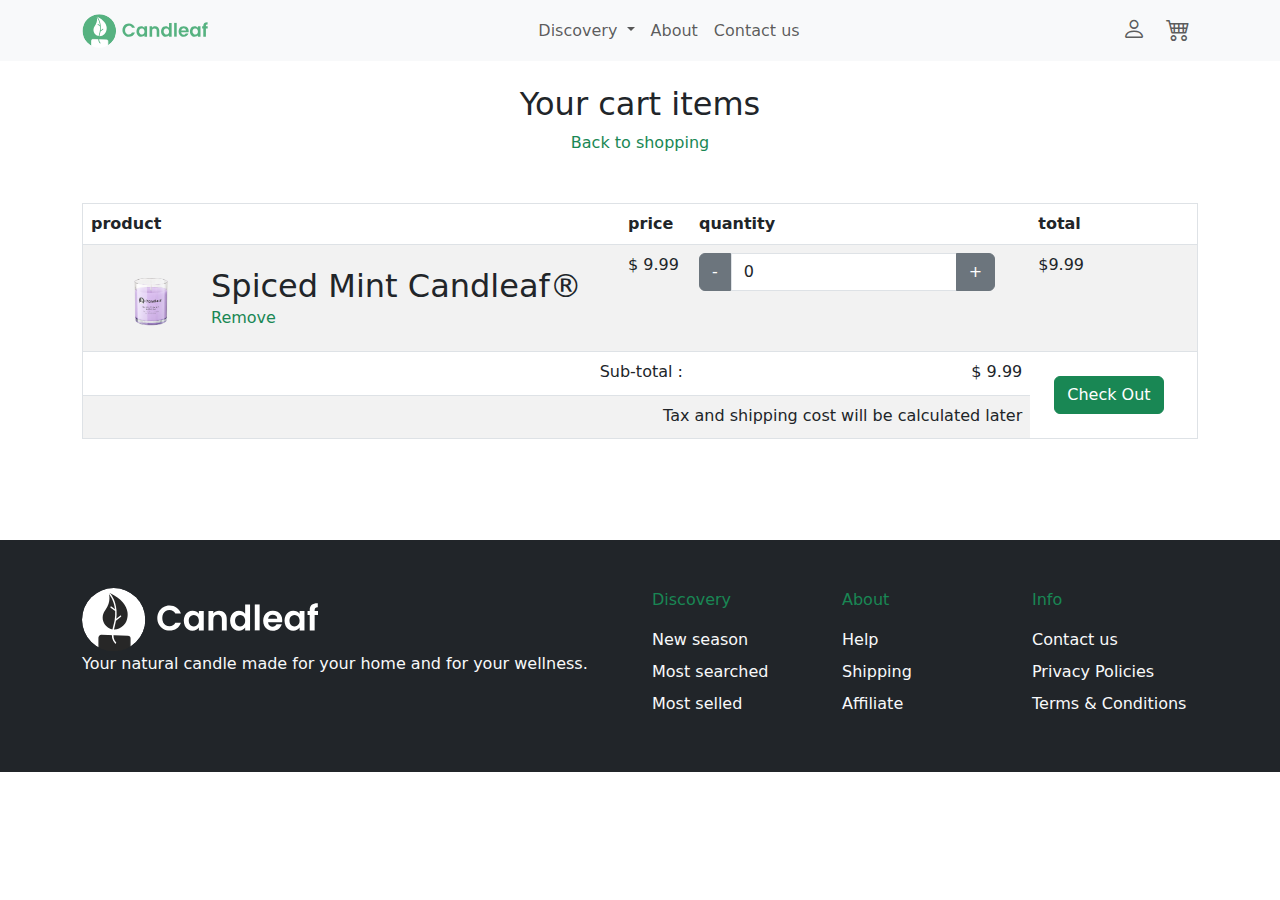
<file: cart/index.html>
<!DOCTYPE html>
<html lang="en">

<head>
    <meta charset="UTF-8">
    <meta name="viewport" content="width=device-width, initial-scale=1.0">
    <title>Natural Candal</title>
    <link rel="icon" href="../assets/img/short-logo.svg" type="image/svg">

    <!-- bootstrap -->
    <link rel="stylesheet" href="../assets/vendor/bootstrap/bootstrap.min.css">

    <!-- bootstrap icon -->
    <link rel="stylesheet" href="../assets/vendor/bootstrap-icon/bootstrap-icons.min.css">

    <!-- custom css -->
    <link rel="stylesheet" href="../assets/css/style.css">
    <link rel="stylesheet" href="../assets/css/responsive.css">
</head>

<body>
    <!-- start navbar -->
    <nav class="navbar navbar-expand-lg bg-body-tertiary fixed-top">
        <div class="container">
            <a class="navbar-brand d-lg-none" href="../index.html"><img src="../assets/img/long-logo.svg" alt=""></a>
            <button class="navbar-toggler" type="button" data-bs-toggle="collapse"
                data-bs-target="#navbarSupportedContent" aria-controls="navbarSupportedContent" aria-expanded="false"
                aria-label="Toggle navigation">
                <span class="navbar-toggler-icon"></span>
            </button>
            <div class="collapse navbar-collapse justify-content-between" id="navbarSupportedContent">
                <a class="navbar-brand d-none d-lg-block" href="../index.html"><img src="../assets/img/long-logo.svg"
                        alt=""></a>
                <ul class="navbar-nav">

                    <li class="nav-item dropdown">
                        <a class="nav-link dropdown-toggle" href="#" role="button" data-bs-toggle="dropdown"
                            aria-expanded="false">
                            Discovery
                        </a>
                        <ul class="dropdown-menu">
                            <li><a class="dropdown-item" href="#">Action</a></li>
                            <li><a class="dropdown-item" href="#">Another action</a></li>
                            <li>
                                <hr class="dropdown-divider">
                            </li>
                            <li><a class="dropdown-item" href="#">Something else here</a></li>
                        </ul>
                    </li>
                    <li class="nav-item">
                        <a href="#" class="nav-link">About</a>
                    </li>
                    <li class="nav-item">
                        <a href="#" class="nav-link">Contact us</a>
                    </li>
                </ul>
                <ul class="navbar-nav flex-row column-gap-1">
                    <li class="nav-item">
                        <a href="#" class="nav-link"><i class="bi bi-person h4"></i></a>
                    </li>
                    <li class="nav-item">
                        <a href="#" class="nav-link "><i class="bi bi-cart4 h4"></i></a>
                    </li>
                </ul>

            </div>
        </div>
    </nav>
    <!-- end navbar -->


    <section class="product_cart">
        <div class="container">
            <div class="h2 text-center">
                Your cart items
            </div>
            <div class="text-center">
                <a href="../index.html" class="text-center text-success">
                    Back to shopping
                </a>

            </div>
            <br>
            <br>
            <div>
                <table class="table border table-striped table-hover">
                    <thead>
                        <tr>
                            <th>product</th>
                            <th>price</th>
                            <th>quantity</th>
                            <th>total</th>

                        </tr>
                    </thead>
                    <tbody>
                        <tr>
                            <td>
                                <div class="d-flex align-items-center">
                                    <img class="img-fluid" src="../assets/img/13701879ed1c9befc9a6af6cb3d8613f.png"
                                        width="120" height="120" alt="">
                                    <div>
                                        <h2>Spiced Mint Candleaf®</h2>
                                        <div class="text-start"><a href="#" class="text-success">Remove</a></div>
                                    </div>
                                </div>
                            </td>
                            <td>$ 9.99</td>
                            <td>
                                <div class="btn-group me-2" role="group" aria-label="First group">
                                    <button onclick="item_cart(-1)" type="button" class="btn btn-secondary">-</button>
                                    <input type="number" value="0" class="form-control rounded-0" name=""
                                        id="item_cart">
                                    <button onclick="item_cart(1)" type="button" class="btn btn-secondary">+</button>
                                </div>
                            </td>
                            <td>$9.99</td>
                        </tr>
                        <tr>
                            <td class="text-end" colspan="2">Sub-total : </td>
                            <td class="text-end"> $ 9.99</td>
                            <td rowspan="2"><a href="#" class="btn btn-success m-3">Check Out</a></td>
                        </tr>
                        <tr>
                            <td class="text-end" colspan="3">Tax and shipping cost will be calculated later</td>
                        </tr>
                    </tbody>
                </table>
            </div>
        </div>
    </section>


    <!-- start footer -->
    <footer class="bg-dark py-5">
        <div class="container">
            <div class="row">
                <div class="col-md-6">
                    <img src="../assets/img/logo-footer.svg" alt="">
                    <div class="text-light">
                        Your natural candle made for your home and for your wellness.
                    </div>
                </div>
                <div class="col-md-6 col-xl-2">
                    <p class="text-success">Discovery</p>
                    <a class="text-light d-block mb-2">New season</a>
                    <a class="text-light d-block mb-2">Most searched</a>
                    <a class="text-light d-block mb-2">Most selled</a>
                </div>
                <div class="col-md-6 col-xl-2">
                    <p class="text-success">About</p>
                    <a class="text-light d-block mb-2">Help</a>
                    <a class="text-light d-block mb-2">Shipping</a>
                    <a class="text-light d-block mb-2">Affiliate</a>
                </div>
                <div class="col-md-6 col-xl-2">
                    <p class="text-success">Info</p>
                    <a class="text-light d-block mb-2">Contact us</a>
                    <a class="text-light d-block mb-2">Privacy Policies</a>
                    <a class="text-light d-block mb-2">Terms & Conditions</a>
                </div>
            </div>
        </div>
    </footer>
    <!-- end footer -->

    <!-- bootstrap js -->
    <script src="../assets/vendor/bootstrap/bootstrap.bundle.min.js"></script>
    <!-- custom css -->
    <script src="../assets/js/main.js"></script>
</body>

</html>
</file>
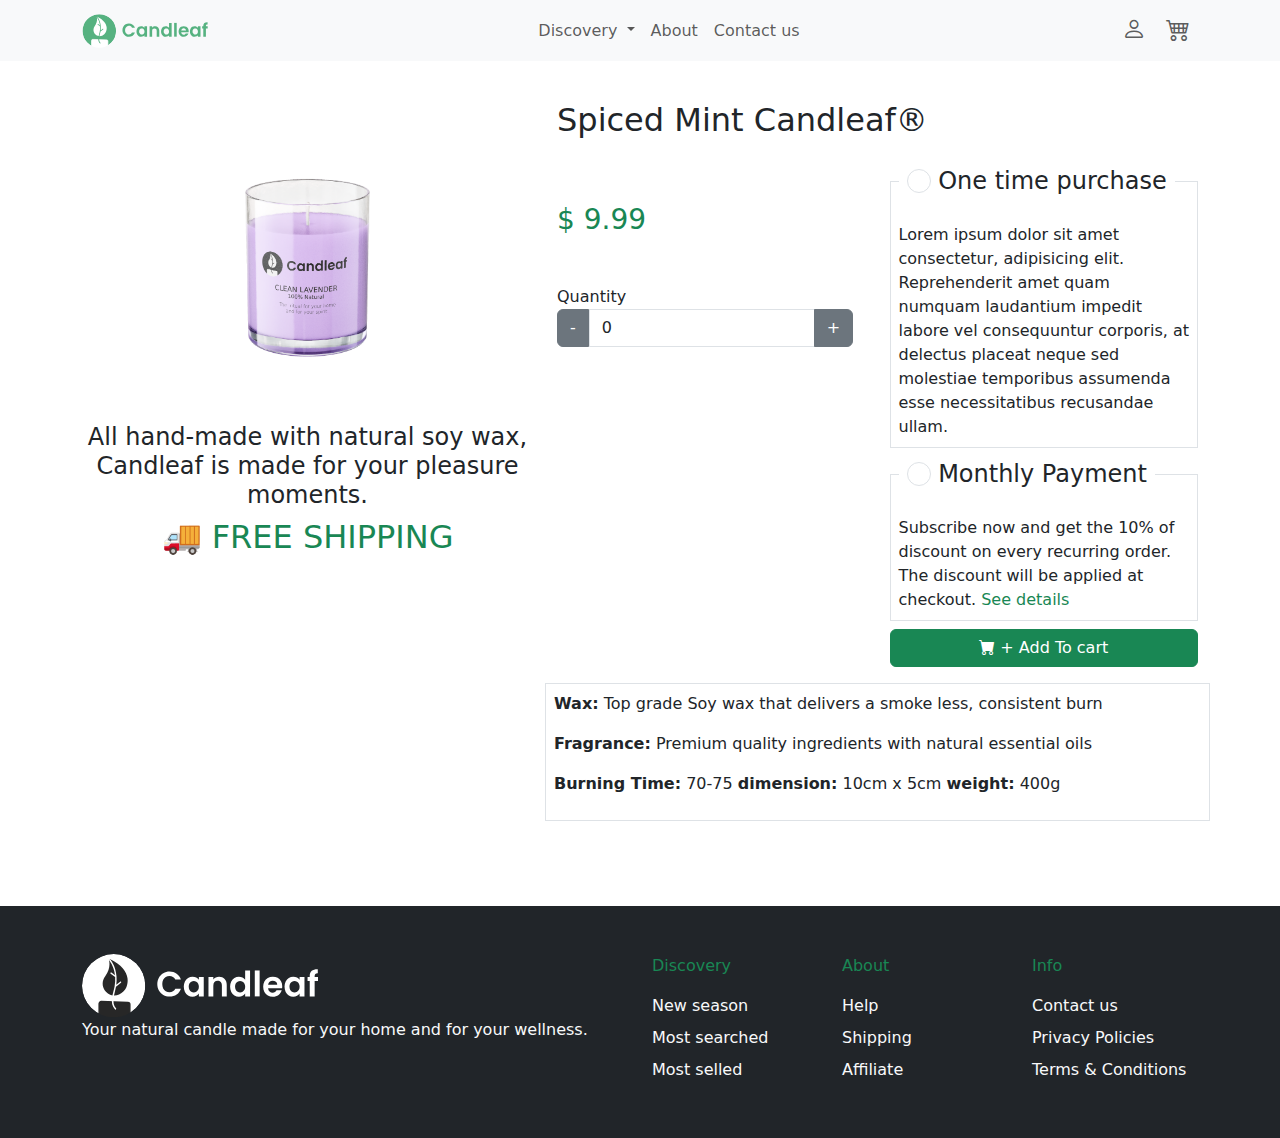
<file: product/index.html>
<!DOCTYPE html>
<html lang="en">

<head>
    <meta charset="UTF-8">
    <meta name="viewport" content="width=device-width, initial-scale=1.0">
    <title>Natural Candal</title>
    <link rel="icon" href="../assets/img/short-logo.svg" type="image/svg">

    <!-- bootstrap -->
    <link rel="stylesheet" href="../assets/vendor/bootstrap/bootstrap.min.css">

    <!-- bootstrap icon -->
    <link rel="stylesheet" href="../assets/vendor/bootstrap-icon/bootstrap-icons.min.css">

    <!-- custom css -->
    <link rel="stylesheet" href="../assets/css/style.css">
    <link rel="stylesheet" href="../assets/css/responsive.css">
</head>

<body>
    <!-- start navbar -->
    <nav class="navbar navbar-expand-lg bg-body-tertiary fixed-top">
        <div class="container">
            <a class="navbar-brand d-lg-none" href="../index.html"><img src="../assets/img/long-logo.svg" alt=""></a>
            <button class="navbar-toggler" type="button" data-bs-toggle="collapse"
                data-bs-target="#navbarSupportedContent" aria-controls="navbarSupportedContent" aria-expanded="false"
                aria-label="Toggle navigation">
                <span class="navbar-toggler-icon"></span>
            </button>
            <div class="collapse navbar-collapse justify-content-between" id="navbarSupportedContent">
                <a class="navbar-brand d-none d-lg-block" href="../index.html"><img src="../assets/img/long-logo.svg"
                        alt=""></a>
                <ul class="navbar-nav">

                    <li class="nav-item dropdown">
                        <a class="nav-link dropdown-toggle" href="#" role="button" data-bs-toggle="dropdown"
                            aria-expanded="false">
                            Discovery
                        </a>
                        <ul class="dropdown-menu">
                            <li><a class="dropdown-item" href="#">Action</a></li>
                            <li><a class="dropdown-item" href="#">Another action</a></li>
                            <li>
                                <hr class="dropdown-divider">
                            </li>
                            <li><a class="dropdown-item" href="#">Something else here</a></li>
                        </ul>
                    </li>
                    <li class="nav-item">
                        <a href="#" class="nav-link">About</a>
                    </li>
                    <li class="nav-item">
                        <a href="#" class="nav-link">Contact us</a>
                    </li>
                </ul>
                <ul class="navbar-nav flex-row column-gap-1">
                    <li class="nav-item">
                        <a href="#" class="nav-link"><i class="bi bi-person h4"></i></a>
                    </li>
                    <li class="nav-item">
                        <a href="#" class="nav-link "><i class="bi bi-cart4 h4"></i></a>
                    </li>
                </ul>

            </div>
        </div>
    </nav>
    <!-- end navbar -->


    <section class="product_details">
        <div class="container">
            <div class="row">
                <div class="col-lg-5">
                    <img class="img-fluid" src="../assets/img/13701879ed1c9befc9a6af6cb3d8613f.png" alt="">
                    <div class="text-center h4">
                        All hand-made with natural soy wax, Candleaf is made for your pleasure moments.
                        <div class="text-success h2 mt-2">🚚 FREE SHIPPING</div>
                    </div>
                </div>
                <div class="col-lg-7">
                    <div class="d-flex justify-content-center flex-column align-items-start h-100">


                        <h2 class="my-3 text-dark">Spiced Mint Candleaf®</h2>
                        <div class="row">
                            <div class="col-lg-6">
                                <h3 class="my-5 text-success">$ 9.99</h3>

                                <span>
                                    Quantity
                                </span>
                                <div class="btn-toolbar mb-3" role="toolbar" aria-label="Toolbar with button groups">
                                    <div class="btn-group me-2" role="group" aria-label="First group">
                                        <button onclick="item_cart(-1)" type="button"
                                            class="btn btn-secondary">-</button>
                                        <input type="number" value="0" class="form-control rounded-0" name=""
                                            id="item_cart">
                                        <button onclick="item_cart(1)" type="button"
                                            class="btn btn-secondary">+</button>
                                    </div>

                                </div>
                            </div>
                            <div class="col-lg-6">
                                <fieldset class="border p-2">
                                    <legend class="float-none w-auto p-2">
                                        <input class="form-check-input" type="radio" name="plan" id="plan1"> <label
                                            for="plan1">One time
                                            purchase</label>
                                    </legend>
                                    Lorem ipsum dolor sit amet consectetur, adipisicing elit. Reprehenderit amet quam
                                    numquam laudantium impedit labore vel consequuntur corporis, at delectus placeat
                                    neque sed molestiae temporibus assumenda esse necessitatibus recusandae ullam.
                                </fieldset>
                                <div>
                                    <fieldset class="border p-2">
                                        <legend class="float-none w-auto p-2">
                                            <input pattern="product items" class="form-check-input" type="radio"
                                                name="plan" id="plan2"> <label for="plan2">Monthly Payment</label>
                                        </legend>
                                        Subscribe now and get the 10% of discount on every recurring order. The
                                        discount
                                        will be applied at checkout. <a class="text-success" href="#">See
                                            details</a>
                                    </fieldset>
                                    <a href="../cart/" class="btn btn-success w-100 my-2 rounded"><i
                                            class="bi bi-cart-fill"></i>
                                        + Add To cart</a>
                                </div>

                            </div>
                            <div class="border p-2 mt-2">
                                <p><span class="fw-bold">Wax:</span> Top grade Soy wax that delivers a smoke less,
                                    consistent burn</p>
                                <p><span class="fw-bold">Fragrance:</span> Premium quality ingredients with natural
                                    essential oils</p>
                                <p><span class="fw-bold"> Burning Time:</span> 70-75 <span
                                        class="fw-bold">dimension:</span> 10cm x 5cm <span class="fw-bold">
                                        weight:</span> 400g</p>
                            </div>
                        </div>
                    </div>
                </div>
            </div>
        </div>
    </section>


    <!-- start footer -->
    <footer class="bg-dark py-5">
        <div class="container">
            <div class="row">
                <div class="col-md-6">
                    <img src="../assets/img/logo-footer.svg" alt="">
                    <div class="text-light">
                        Your natural candle made for your home and for your wellness.
                    </div>
                </div>
                <div class="col-md-6 col-xl-2">
                    <p class="text-success">Discovery</p>
                    <a class="text-light d-block mb-2">New season</a>
                    <a class="text-light d-block mb-2">Most searched</a>
                    <a class="text-light d-block mb-2">Most selled</a>
                </div>
                <div class="col-md-6 col-xl-2">
                    <p class="text-success">About</p>
                    <a class="text-light d-block mb-2">Help</a>
                    <a class="text-light d-block mb-2">Shipping</a>
                    <a class="text-light d-block mb-2">Affiliate</a>
                </div>
                <div class="col-md-6 col-xl-2">
                    <p class="text-success">Info</p>
                    <a class="text-light d-block mb-2">Contact us</a>
                    <a class="text-light d-block mb-2">Privacy Policies</a>
                    <a class="text-light d-block mb-2">Terms & Conditions</a>
                </div>
            </div>
        </div>
    </footer>
    <!-- end footer -->

    <!-- bootstrap js -->
    <script src="../assets/vendor/bootstrap/bootstrap.bundle.min.js"></script>
    <!-- custom css -->
    <script src="../assets/js/main.js"></script>
</body>

</html>
</file>
<file: assets/css/responsive.css>
@media (max-width:991px) {
    .hero .content {
        margin-top: 15px;
    }

    .hero .content .title {
        font-size: 22px;
    }
}
</file>
<file: assets/css/style.css>
@import url("https://cdn.jsdelivr.net/npm/bootstrap-icons@1.11.1/font/bootstrap-icons.css");

* {
    margin: 0;
    padding: 0;
    box-sizing: border-box;
}

:root {
    --green: #309975;
    --yellow: #DAD873;
    --white: #fff;
    --light-white: #eee;
    --gray: #6b6b6b;
    --black: #000;
    --light-black: #141414;

}

h1,
h2,
h3,
h4,
h5,
h6 {
    margin: 0 !important;
    padding: 0 !important;
}

a {
    text-decoration: none;
}


section {
    padding: 85px 0;
}

.section-title {
    text-align: center;
    margin-bottom: 30px;
}

.section-title h2 {
    font-size: 35px;
    color: var(--green);
}

.section-title p,
.section-title div {
    color: var(--gray) !important;
}

/* hero */
.hero {
    min-height: 90vh;
    position: relative;
    z-index: 5;
}

.hero::after {
    content: '';
    position: absolute;
    top: 0;
    left: 0;
    width: 100%;
    height: 100%;
    background-size: cover;
    background-repeat: no-repeat;
    background-position: center center;
    background: url(../img/bg-image.png);
    z-index: -1;
}

.hero .content {
    max-width: 500px;
    padding: 50px;
    margin: 85px auto 0 auto;
    text-align: center;
    display: flex;
    align-items: center;
    justify-content: center;
    flex-direction: column;
    background: rgba(255, 255, 255, 0.8);
}

.hero .content .title {
    font-size: 35px;
    color: var(--green);
    text-transform: capitalize;
    font-weight: 700;
    margin-bottom: 10px;
}

.hero .content p {
    color: var(--gray);
    margin-bottom: 20px !important;
}

/* end hero */

/* start review */
.review {
    background: rgb(204, 227, 231);
}

.review .card {
    padding: 15px;
}

.review .card .profile {
    width: 120px;
    height: 120px;
    border-radius: 50%;
    border: 5px solid var(--green);
    text-align: center;
    overflow: hidden;
    margin: auto;
}

.review .card .profile img {
    width: 100%;
    height: 100%;
    background-size: cover;
    object-fit: cover;
}

/* end review */
</file>
